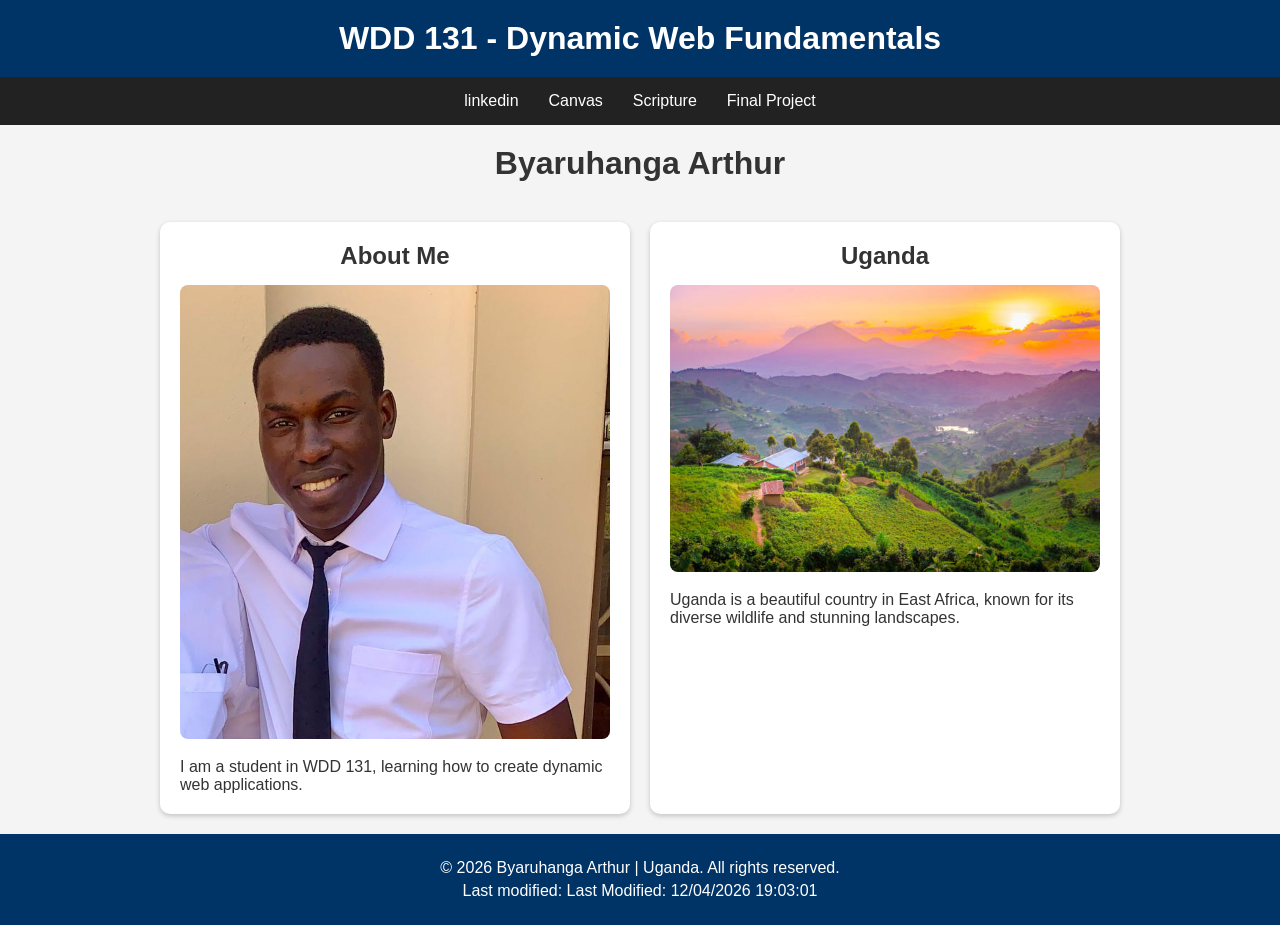
<file: index.html>
<!DOCTYPE html>
<html lang="en">

<head>
  <meta charset="UTF-8">
  <meta name="viewport" content="width=device-width, initial-scale=1.0">
  <title>WDD 131 - Dynamic Web Fundamentals - Byaruhanga Arthur </title>
  <meta name="description" content=" WDD 131 - Dynamic Web Fundamentals Byaruhanga Arthur HTML CSS JavaScript.">
  <meta name="author" content="Byaruhanga Arthur">
  <link rel="stylesheet" href="styles/base.css">
  <link href="https://fonts.googleapis.com/css2?family=Roboto&display=swap" rel="stylesheet">
  <script src="scripts/getdates.js" defer></script>
</head>

<body>
  <header>
    <span id="course-title">WDD 131 - Dynamic Web Fundamentals</span>
    <nav>
      <a
        href="https://www.linkedin.com/in/byaruhanga-arthur-a67341372/?lipi=urn%3Ali%3Apage%3Ad_flagship3_profile_view_base_contact_details%3BqXdnPddkSEuOEd8oSiz1hQ%3D%3D">linkedin</a>
      <a href="https://byupw.instructure.com/">Canvas</a>
      <a href="https://www.churchofjesuschrist.org/study/scriptures/bofm/1-ne/3?lang=eng&id=p7#p7">Scripture</a>
      <a href="#">Final Project</a>
    </nav>
  </header>
  <main>
    <h1>Byaruhanga Arthur</h1>
    <section class="card">
      <h2>About Me</h2>
      <img src="images/profile.jpg" alt="Byaruhanga Arthur">
      <p>I am a student in WDD 131, learning how to create dynamic web applications.</p>
    </section>
    <section class="card">
      <h2>Uganda</h2>
      <img src="images/uganda.jpg" alt="Uganda">
      <p>Uganda is a beautiful country in East Africa, known for its diverse wildlife and stunning landscapes.</p>
    </section>
  </main>
  <footer>
    <p>&copy; <span id="currentyear"></span> Byaruhanga Arthur | Uganda. All rights reserved.</p>
    <p id="lastModified">Last modified: <span id="lastModified-date"></span></p>
  </footer>
</body>

</html>
</file>
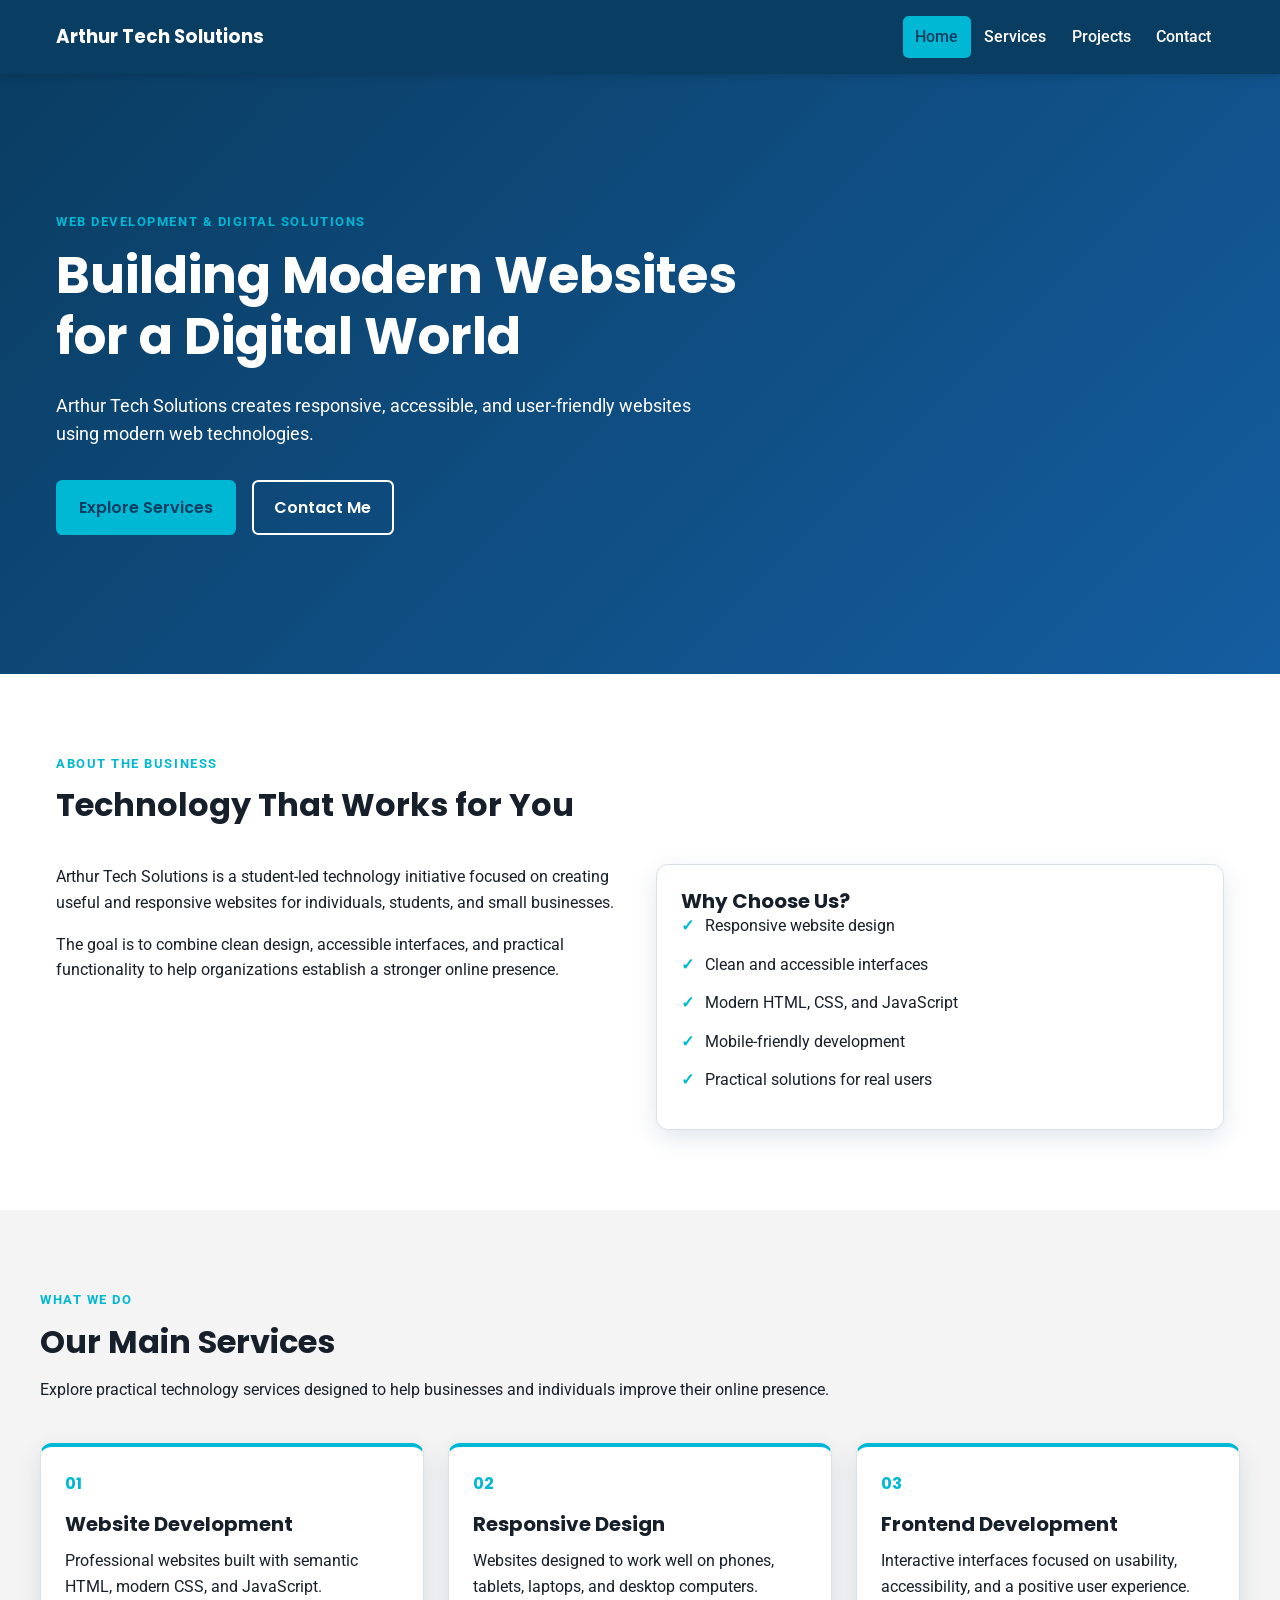
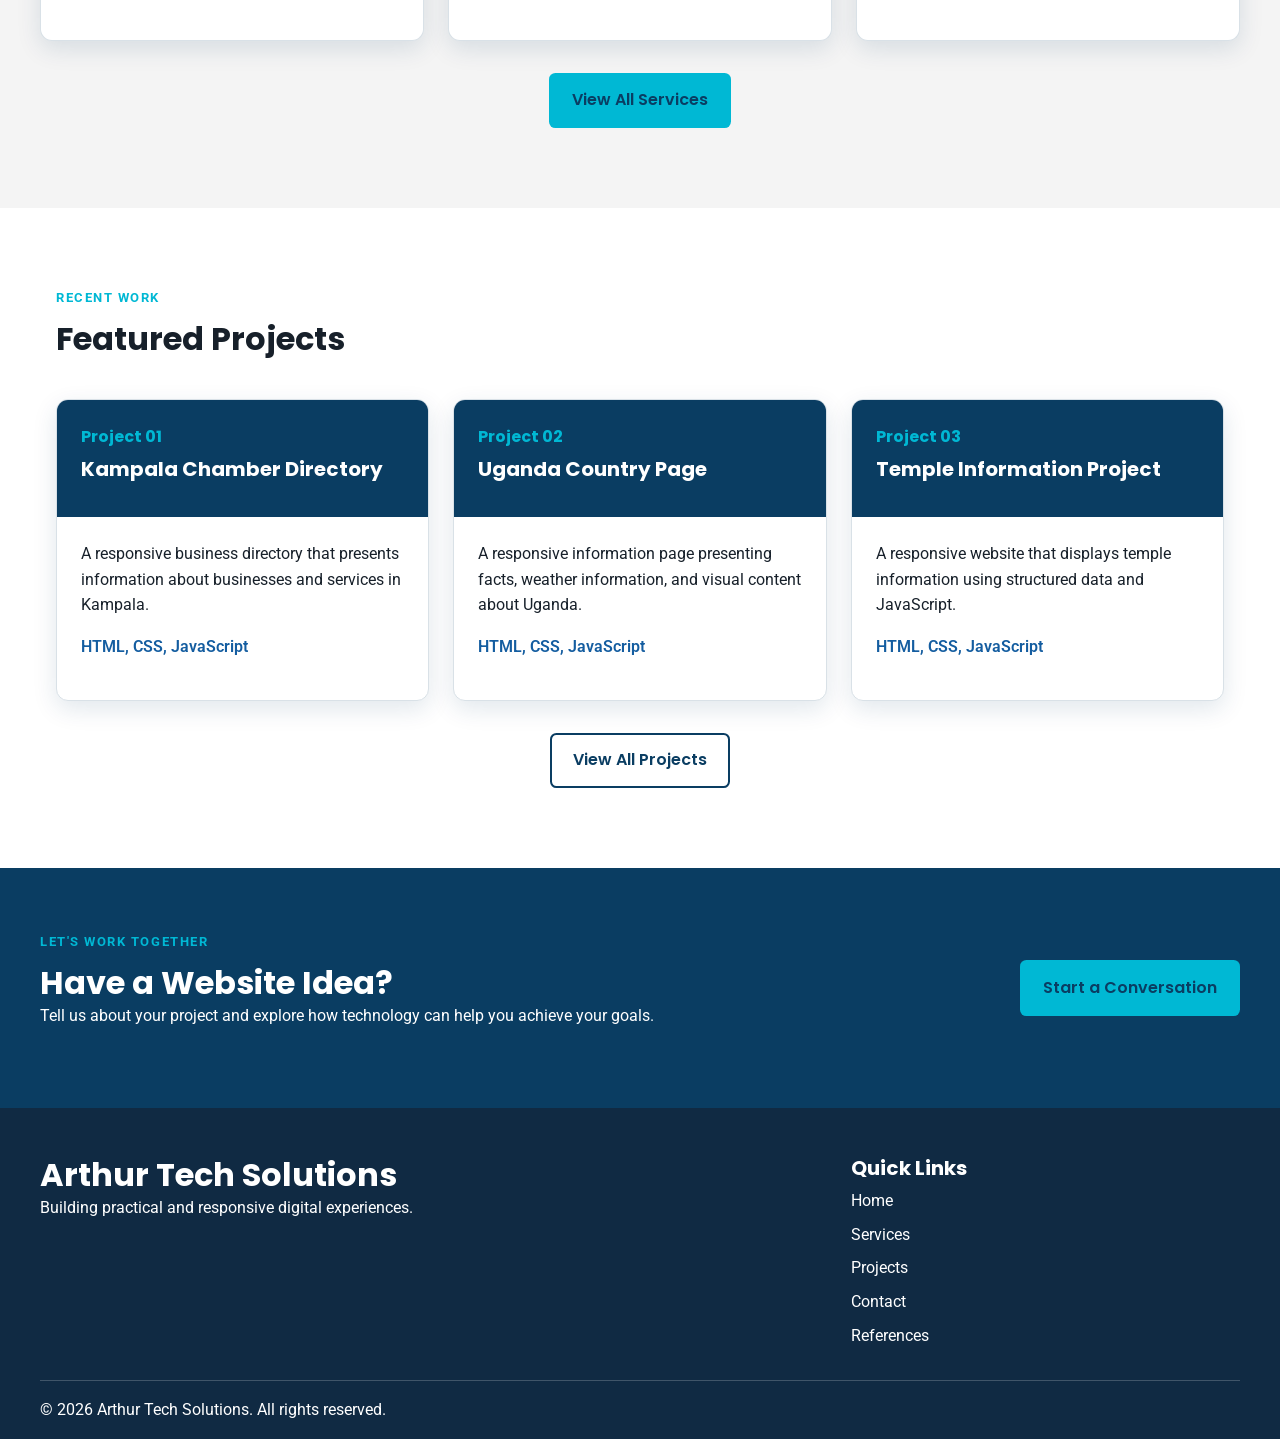
<file: project/index.html>
<!DOCTYPE html>
<html lang="en">

<head>
    <meta charset="UTF-8">
    <meta name="viewport" content="width=device-width, initial-scale=1.0">

    <title>Arthur Tech Solutions | Web Development</title>

    <meta name="description"
        content="Arthur Tech Solutions provides responsive website development, frontend development, and digital solutions for individuals and businesses.">

    <meta name="author" content="Byaruhanga Arthur">

    <meta property="og:title" content="Arthur Tech Solutions">
    <meta property="og:description"
        content="Responsive websites and software development solutions for individuals and businesses.">
    <meta property="og:type" content="website">

    <link rel="preconnect" href="https://fonts.googleapis.com">
    <link rel="preconnect" href="https://fonts.gstatic.com" crossorigin>

    <link
        href="https://fonts.googleapis.com/css2?family=Poppins:wght@400;500;600;700&family=Roboto:wght@400;500;700&display=swap"
        rel="stylesheet">

    <link rel="stylesheet" href="styles/project.css">

    <script src="scripts/project.js" defer></script>
</head>

<body>

    <header class="site-header">
        <div class="header-container">

            <a class="logo" href="index.html">
                Arthur Tech Solutions
            </a>

            <button class="menu-button" id="menu-button" aria-label="Open navigation menu">
                ☰
            </button>

            <nav class="navigation" id="navigation">
                <a class="active" href="index.html">Home</a>
                <a href="services.html">Services</a>
                <a href="projects.html">Projects</a>
                <a href="contact.html">Contact</a>
            </nav>

        </div>
    </header>

    <main>

        <section class="hero">
            <div class="hero-content">

                <p class="eyebrow">Web Development & Digital Solutions</p>

                <h1>Building Modern Websites for a Digital World</h1>

                <p>
                    Arthur Tech Solutions creates responsive, accessible, and
                    user-friendly websites using modern web technologies.
                </p>

                <div class="hero-buttons">
                    <a class="button primary-button" href="services.html">
                        Explore Services
                    </a>

                    <a class="button secondary-button" href="contact.html">
                        Contact Me
                    </a>
                </div>

            </div>
        </section>

        <section class="section introduction">

            <div class="section-heading">
                <p class="eyebrow">About the Business</p>
                <h2>Technology That Works for You</h2>
            </div>

            <div class="two-column">

                <div>
                    <p>
                        Arthur Tech Solutions is a student-led technology
                        initiative focused on creating useful and responsive
                        websites for individuals, students, and small
                        businesses.
                    </p>

                    <p>
                        The goal is to combine clean design, accessible
                        interfaces, and practical functionality to help
                        organizations establish a stronger online presence.
                    </p>
                </div>

                <div class="info-card">
                    <h3>Why Choose Us?</h3>

                    <ul class="check-list">
                        <li>Responsive website design</li>
                        <li>Clean and accessible interfaces</li>
                        <li>Modern HTML, CSS, and JavaScript</li>
                        <li>Mobile-friendly development</li>
                        <li>Practical solutions for real users</li>
                    </ul>
                </div>

            </div>

        </section>

        <section class="section light-section">

            <div class="section-heading">
                <p class="eyebrow">What We Do</p>
                <h2>Our Main Services</h2>
                <p>
                    Explore practical technology services designed to help
                    businesses and individuals improve their online presence.
                </p>
            </div>

            <div class="card-grid">

                <article class="service-card">
                    <div class="card-icon">01</div>
                    <h3>Website Development</h3>
                    <p>
                        Professional websites built with semantic HTML,
                        modern CSS, and JavaScript.
                    </p>
                </article>

                <article class="service-card">
                    <div class="card-icon">02</div>
                    <h3>Responsive Design</h3>
                    <p>
                        Websites designed to work well on phones, tablets,
                        laptops, and desktop computers.
                    </p>
                </article>

                <article class="service-card">
                    <div class="card-icon">03</div>
                    <h3>Frontend Development</h3>
                    <p>
                        Interactive interfaces focused on usability,
                        accessibility, and a positive user experience.
                    </p>
                </article>

            </div>

            <div class="center-button">
                <a class="button primary-button" href="services.html">
                    View All Services
                </a>
            </div>

        </section>

        <section class="section">

            <div class="section-heading">
                <p class="eyebrow">Recent Work</p>
                <h2>Featured Projects</h2>
            </div>

            <div id="featured-projects" class="card-grid">
                <!-- JavaScript loads projects here -->
            </div>

            <div class="center-button">
                <a class="button secondary-button dark-button" href="projects.html">
                    View All Projects
                </a>
            </div>

        </section>

        <section class="cta-section">

            <div>
                <p class="eyebrow">Let's Work Together</p>

                <h2>Have a Website Idea?</h2>

                <p>
                    Tell us about your project and explore how technology
                    can help you achieve your goals.
                </p>
            </div>

            <a class="button primary-button" href="contact.html">
                Start a Conversation
            </a>

        </section>

    </main>

    <footer class="site-footer">

        <div class="footer-container">

            <div>
                <h2>Arthur Tech Solutions</h2>
                <p>
                    Building practical and responsive digital experiences.
                </p>
            </div>

            <div class="footer-links">
                <h3>Quick Links</h3>

                <a href="index.html">Home</a>
                <a href="services.html">Services</a>
                <a href="projects.html">Projects</a>
                <a href="contact.html">Contact</a>
                <a href="references.html">References</a>
            </div>

        </div>

        <div class="footer-bottom">
            <p>
                &copy; <span id="current-year"></span> Arthur Tech Solutions.
                All rights reserved.
            </p>
        </div>

    </footer>

</body>

</html>
</file>
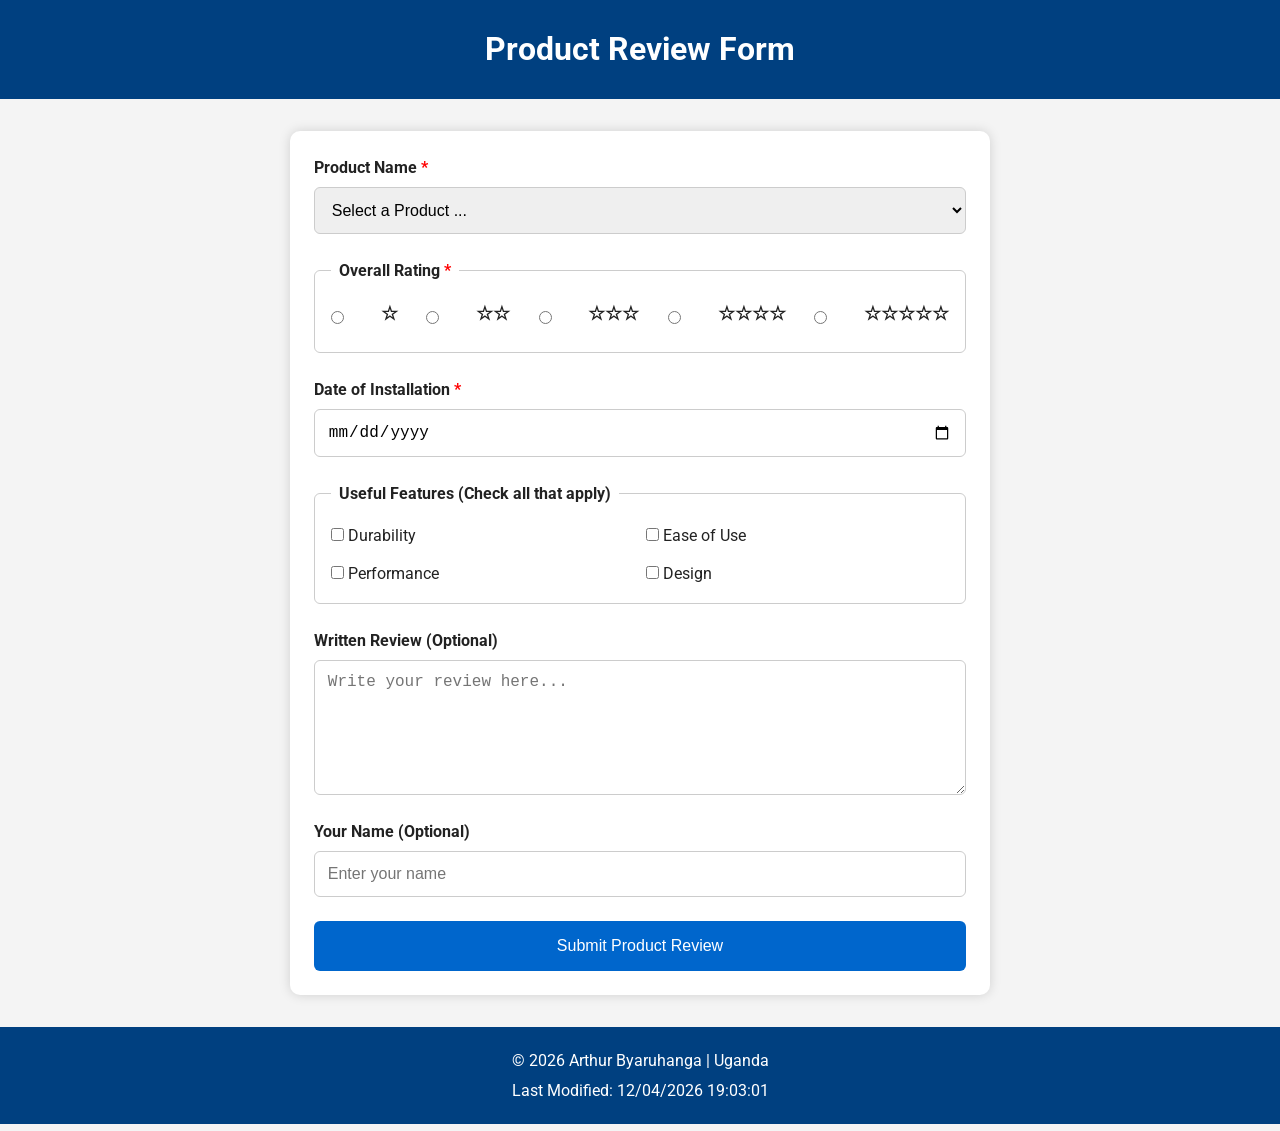
<file: form.html>
<!DOCTYPE html>
<html lang="en">

<head>
    <meta charset="UTF-8">
    <meta name="viewport" content="width=device-width, initial-scale=1.0">

    <meta name="description"
        content="A product review form where users can rate products, share their experience, and provide helpful feedback about their purchases.">

    <meta name="author" content="Arthur Byaruhanga">

    <title>Product Review Form</title>

    <!-- Google Fonts -->
    <link rel="preconnect" href="https://fonts.googleapis.com">
    <link rel="preconnect" href="https://fonts.gstatic.com" crossorigin>
    <link href="https://fonts.googleapis.com/css2?family=Roboto&display=swap" rel="stylesheet">

    <!-- CSS -->
    <link rel="stylesheet" href="styles/form.css">

    <!-- JavaScript -->
    <script src="scripts/form.js" defer></script>
</head>

<body>

    <header>
        <h1>Product Review Form</h1>
    </header>


    <main>

        <form method="get" action="review.html">

            <!-- Product Name -->
            <div class="form-group">

                <label for="productName">
                    Product Name <span class="required">*</span>
                </label>

                <select id="productName" name="productName" required>

                    <option value="" disabled selected>
                        Select a Product ...
                    </option>

                </select>

            </div>


            <!-- Rating -->
            <fieldset>

                <legend>
                    Overall Rating <span class="required">*</span>
                </legend>

                <div class="rating">

                    <input type="radio" id="one" name="rating" value="1" required>
                    <label for="one">☆</label>

                    <input type="radio" id="two" name="rating" value="2" required>
                    <label for="two">☆☆</label>

                    <input type="radio" id="three" name="rating" value="3" required>
                    <label for="three">☆☆☆</label>

                    <input type="radio" id="four" name="rating" value="4" required>
                    <label for="four">☆☆☆☆</label>

                    <input type="radio" id="five" name="rating" value="5" required>
                    <label for="five">☆☆☆☆☆</label>

                </div>

            </fieldset>


            <!-- Installation Date -->
            <div class="form-group">

                <label for="installDate">
                    Date of Installation <span class="required">*</span>
                </label>

                <input type="date" id="installDate" name="installDate" required>

            </div>


            <!-- Useful Features -->
            <fieldset>

                <legend>
                    Useful Features (Check all that apply)
                </legend>

                <div class="checkbox-group">

                    <div>
                        <input type="checkbox" id="durability" name="features" value="Durability">

                        <label for="durability">
                            Durability
                        </label>
                    </div>


                    <div>
                        <input type="checkbox" id="ease" name="features" value="Ease of Use">

                        <label for="ease">
                            Ease of Use
                        </label>
                    </div>


                    <div>
                        <input type="checkbox" id="performance" name="features" value="Performance">

                        <label for="performance">
                            Performance
                        </label>
                    </div>


                    <div>
                        <input type="checkbox" id="design" name="features" value="Design">

                        <label for="design">
                            Design
                        </label>
                    </div>

                </div>

            </fieldset>


            <!-- Written Review -->
            <div class="form-group">

                <label for="writtenReview">
                    Written Review (Optional)
                </label>

                <textarea id="writtenReview" name="writtenReview" rows="6"
                    placeholder="Write your review here..."></textarea>

            </div>


            <!-- User Name -->
            <div class="form-group">

                <label for="userName">
                    Your Name (Optional)
                </label>

                <input type="text" id="userName" name="userName" placeholder="Enter your name">

            </div>


            <!-- Submit -->
            <div class="form-group">

                <input type="submit" value="Submit Product Review">

            </div>


        </form>

    </main>


    <footer>

        <p>
            &copy;
            <span id="currentyear"></span>
            Arthur Byaruhanga | Uganda
        </p>

        <p id="lastModified"></p>

    </footer>


</body>

</html>
</file>
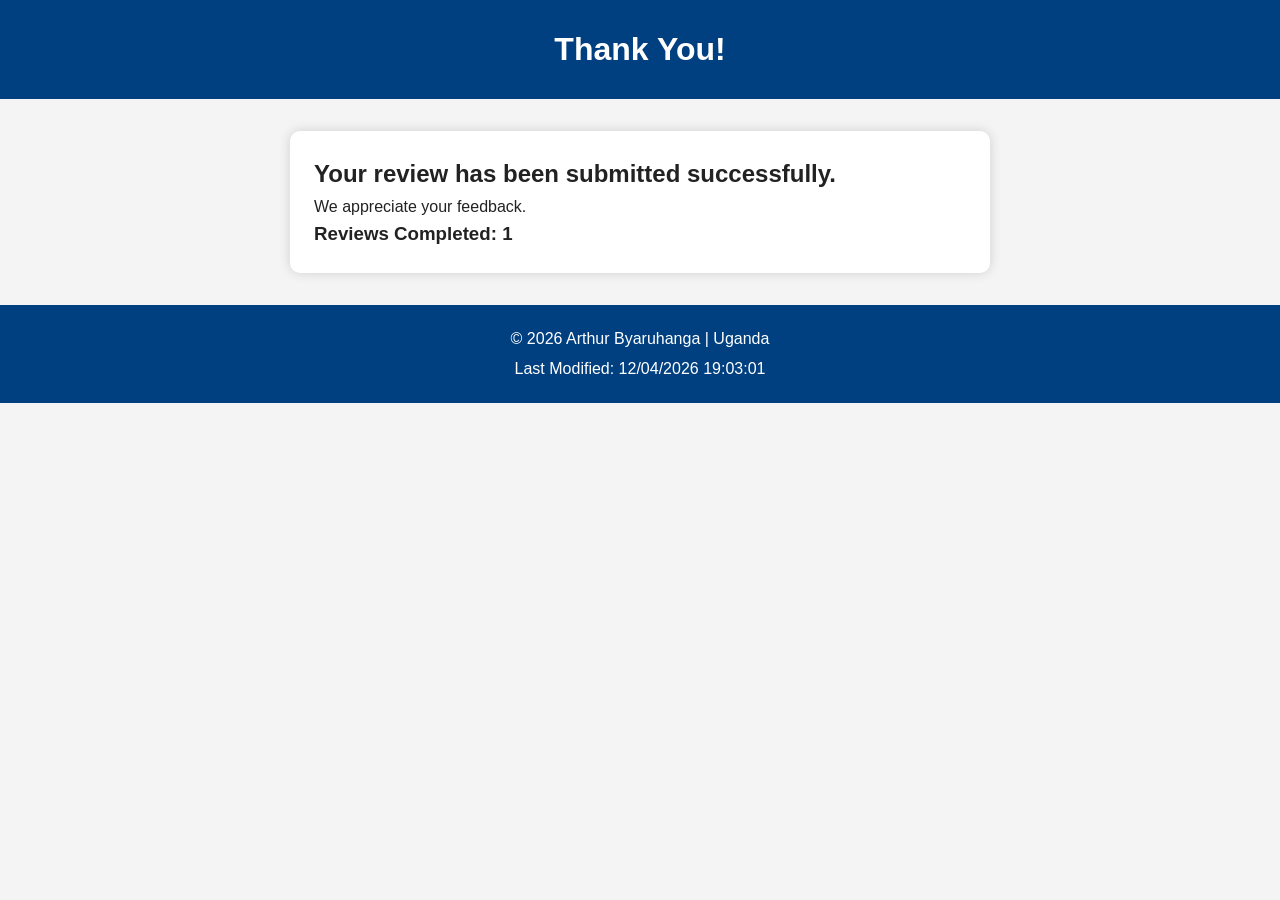
<file: review.html>
<!DOCTYPE html>
<html lang="en">
<head>
    <meta charset="UTF-8">
    <meta name="viewport" content="width=device-width, initial-scale=1.0">
    <meta name="description" content="Product Review Confirmation">
    <meta name="author" content="Arthur Byaruhanga">

    <title>Review Submitted</title>

    <link rel="stylesheet" href="styles/form.css">

    <script src="scripts/review.js" defer></script>
</head>

<body>

<header>
    <h1>Thank You!</h1>
</header>

<main>

    <h2>Your review has been submitted successfully.</h2>

    <p>We appreciate your feedback.</p>

    <h3>
        Reviews Completed:
        <span id="reviewCount">0</span>
    </h3>

</main>

<footer>

    <p>
        &copy;
        <span id="currentyear"></span>
        Arthur Byaruhanga | Uganda
    </p>

    <p id="lastModified"></p>

</footer>

<script>
document.getElementById("currentyear").textContent = new Date().getFullYear();
document.getElementById("lastModified").textContent =
"Last Modified: " + document.lastModified;
</script>

</body>
</html>
</file>
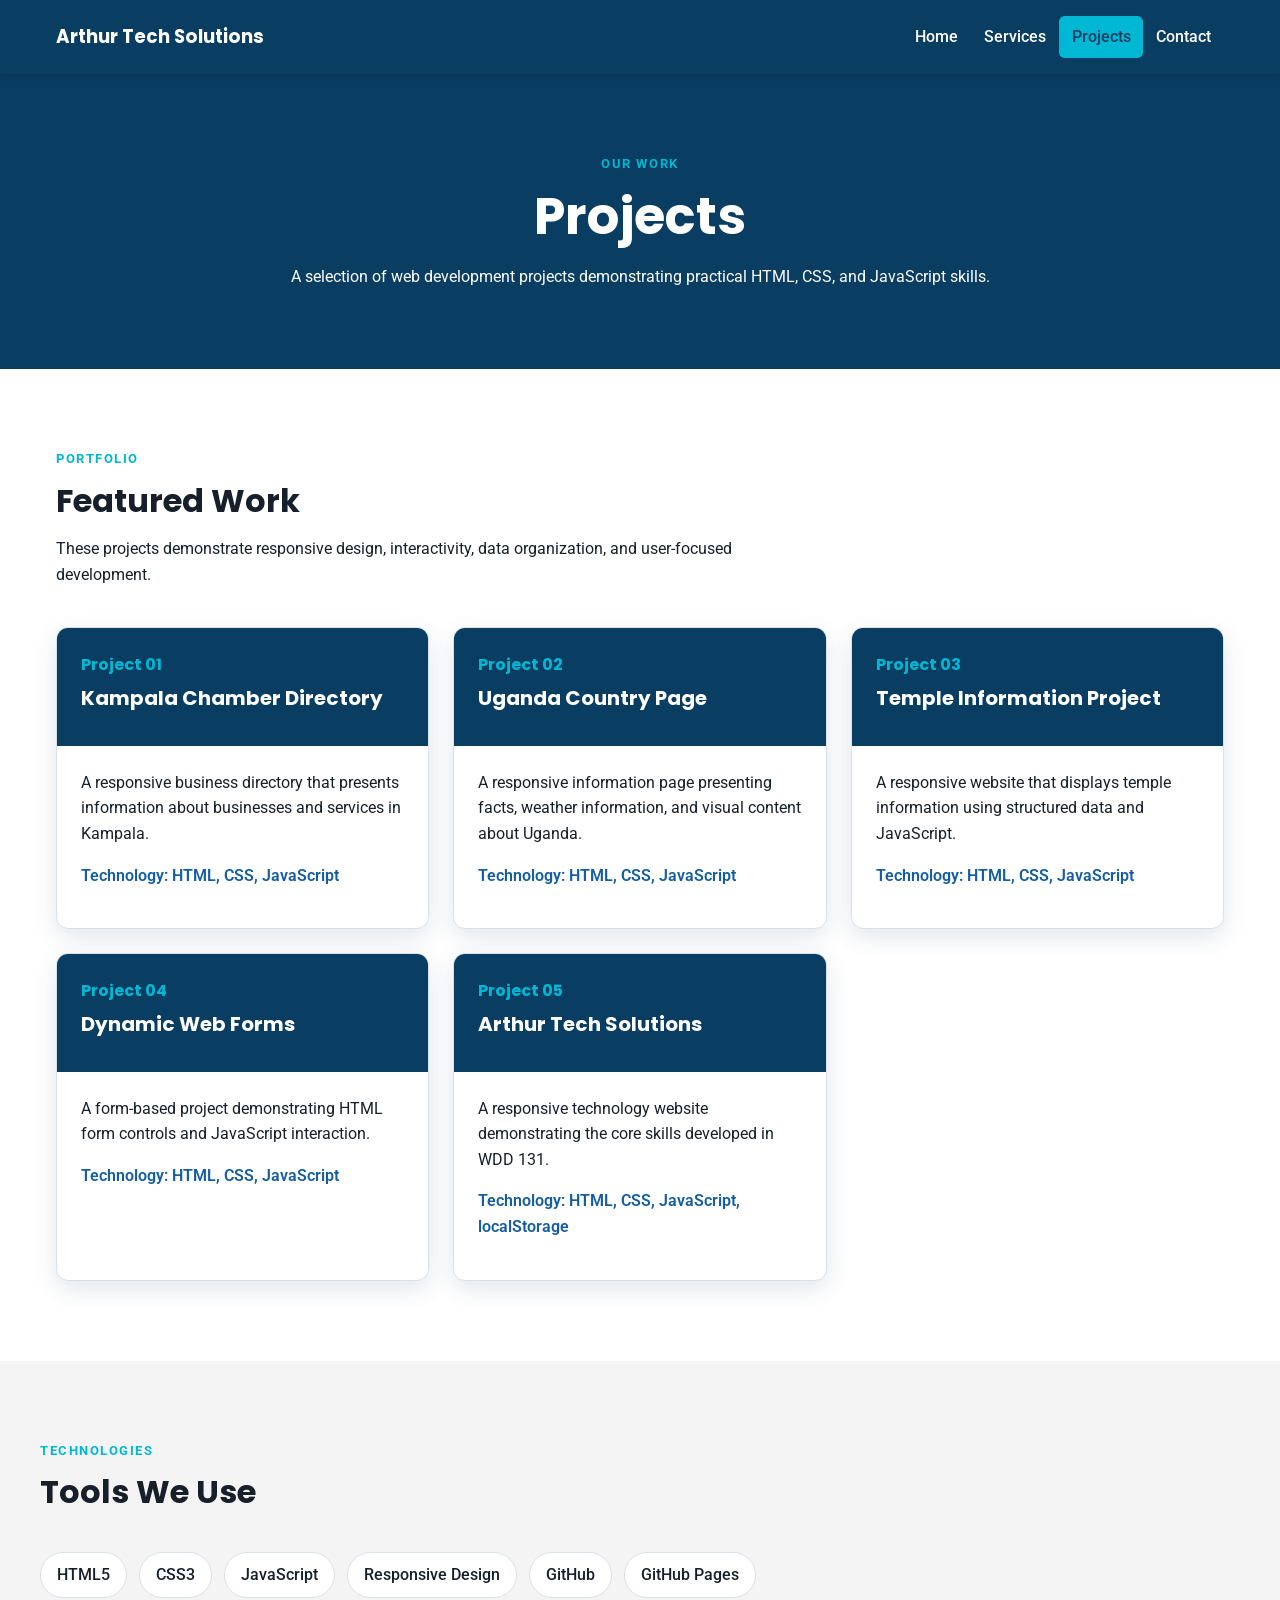
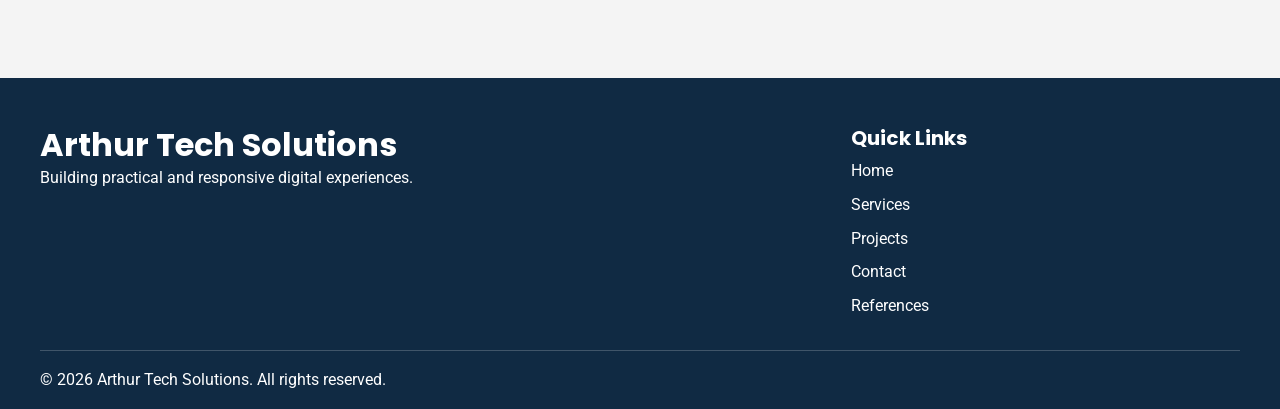
<file: project/contact.html>
<!DOCTYPE html>
<html lang="en">

<head>
    <meta charset="UTF-8">
    <meta name="viewport" content="width=device-width, initial-scale=1.0">

    <title>Projects | Arthur Tech Solutions</title>

    <meta name="description"
        content="Explore web development projects created using HTML, CSS, and JavaScript by Arthur Tech Solutions.">

    <meta name="author" content="Byaruhanga Arthur">

    <link rel="preconnect" href="https://fonts.googleapis.com">
    <link rel="preconnect" href="https://fonts.gstatic.com" crossorigin>

    <link
        href="https://fonts.googleapis.com/css2?family=Poppins:wght@400;500;600;700&family=Roboto:wght@400;500;700&display=swap"
        rel="stylesheet">

    <link rel="stylesheet" href="styles/project.css">

    <script src="scripts/project.js" defer></script>
</head>

<body>

    <header class="site-header">
        <div class="header-container">

            <a class="logo" href="index.html">
                Arthur Tech Solutions
            </a>

            <button class="menu-button" id="menu-button" aria-label="Open navigation menu">
                ☰
            </button>

            <nav class="navigation" id="navigation">
                <a href="index.html">Home</a>
                <a href="services.html">Services</a>
                <a class="active" href="projects.html">Projects</a>
                <a href="contact.html">Contact</a>
            </nav>

        </div>
    </header>

    <main>

        <section class="page-banner">

            <p class="eyebrow">Our Work</p>

            <h1>Projects</h1>

            <p>
                A selection of web development projects demonstrating
                practical HTML, CSS, and JavaScript skills.
            </p>

        </section>

        <section class="section">

            <div class="section-heading">
                <p class="eyebrow">Portfolio</p>
                <h2>Featured Work</h2>
                <p>
                    These projects demonstrate responsive design,
                    interactivity, data organization, and user-focused
                    development.
                </p>
            </div>

            <div id="projects-container" class="project-grid">
                <!-- JavaScript loads projects here -->
            </div>

        </section>

        <section class="section light-section">

            <div class="section-heading">
                <p class="eyebrow">Technologies</p>
                <h2>Tools We Use</h2>
            </div>

            <div class="technology-list">
                <span>HTML5</span>
                <span>CSS3</span>
                <span>JavaScript</span>
                <span>Responsive Design</span>
                <span>GitHub</span>
                <span>GitHub Pages</span>
            </div>

        </section>

    </main>

    <footer class="site-footer">

        <div class="footer-container">

            <div>
                <h2>Arthur Tech Solutions</h2>
                <p>Building practical and responsive digital experiences.</p>
            </div>

            <div class="footer-links">
                <h3>Quick Links</h3>
                <a href="index.html">Home</a>
                <a href="services.html">Services</a>
                <a href="projects.html">Projects</a>
                <a href="contact.html">Contact</a>
                <a href="references.html">References</a>
            </div>

        </div>

        <div class="footer-bottom">
            <p>
                &copy; <span id="current-year"></span> Arthur Tech Solutions.
                All rights reserved.
            </p>
        </div>

    </footer>

</body>

</html>
</file>
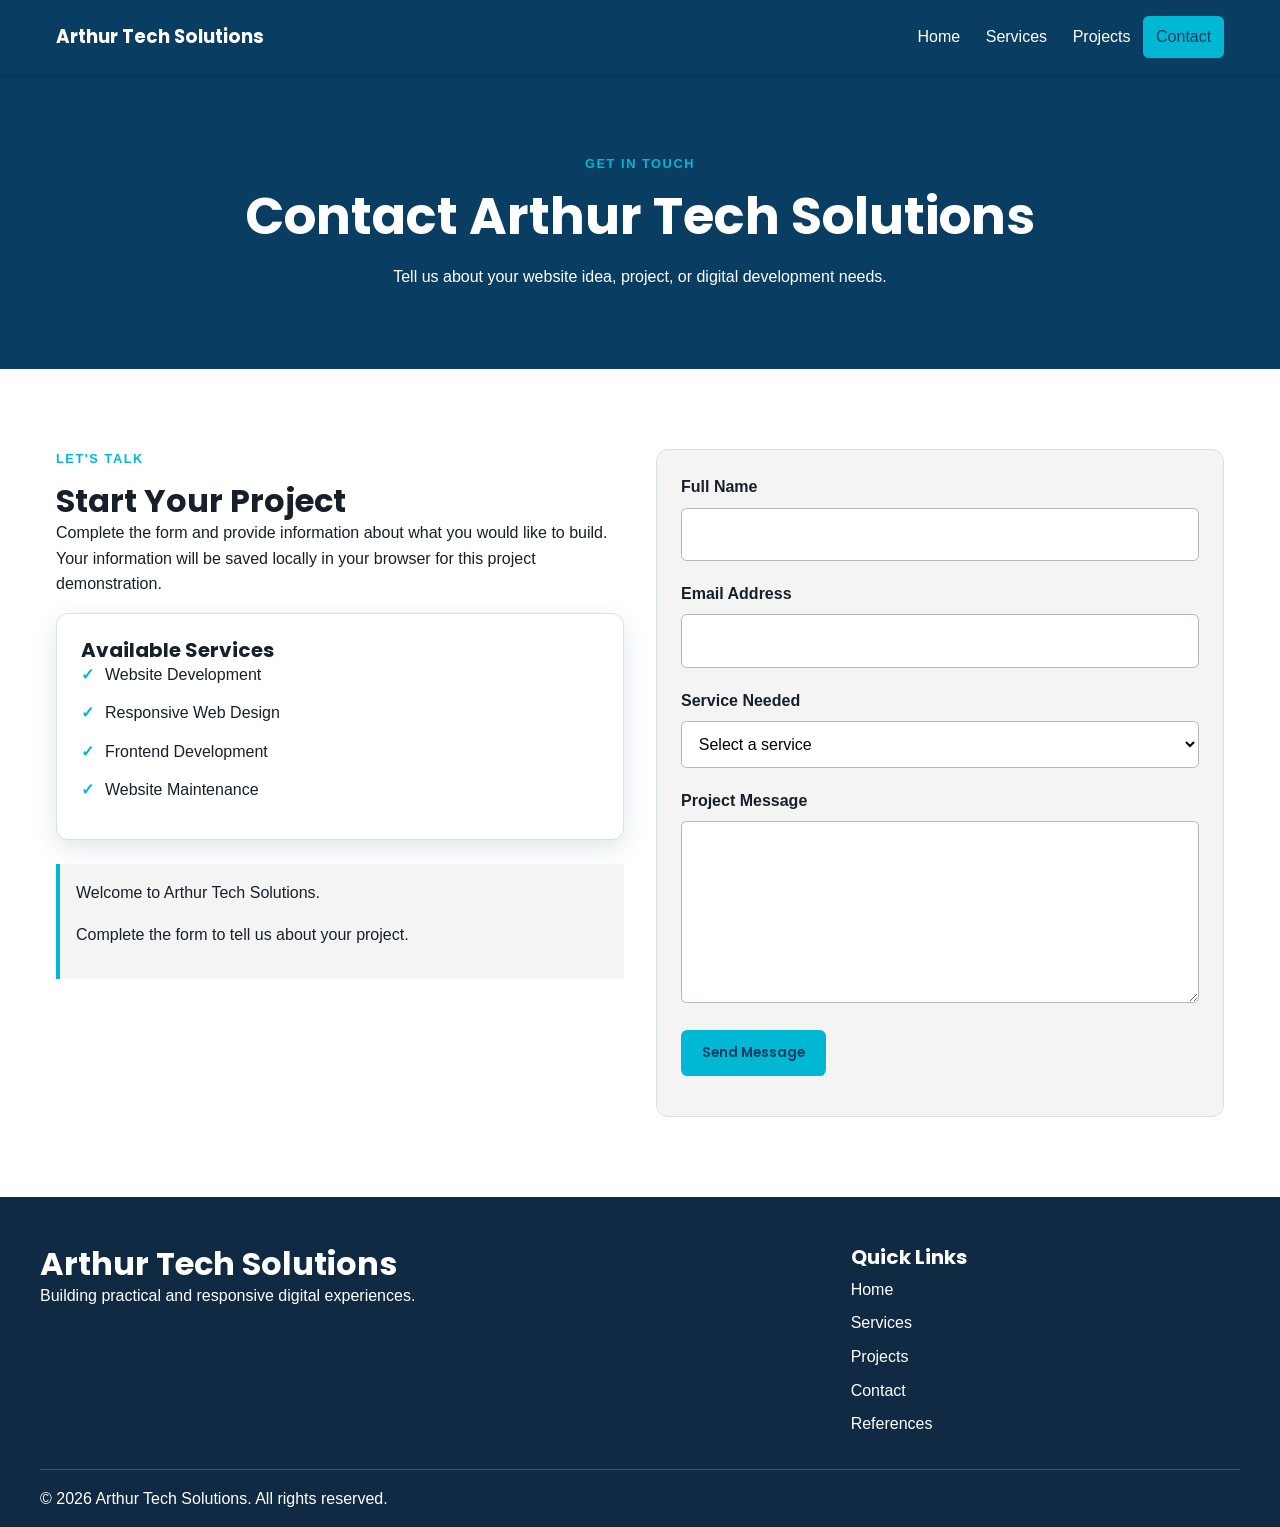
<file: project/references.html>
<!DOCTYPE html>
<html lang="en">

<head>
    <meta charset="UTF-8">
    <meta name="viewport" content="width=device-width, initial-scale=1.0">

    <title>Contact | Arthur Tech Solutions</title>

    <meta name="description"
        content="Contact Arthur Tech Solutions to discuss website development, responsive design, and frontend development projects.">

    <meta name="author" content="Byaruhanga Arthur">

    <link rel="preconnect" href="https://fonts.googleapis.com">
    <link rel="preconnect" href="https://fonts.gstatic.com" crossorigin>

    <link
        href="https://fonts.googleapis.com/css2?family=Poppins:wght@400;500;600;700&display=swap"
        rel="stylesheet">

    <link rel="stylesheet" href="styles/project.css">

    <script src="scripts/project.js" defer></script>
</head>

<body>

    <header class="site-header">
        <div class="header-container">

            <a class="logo" href="index.html">
                Arthur Tech Solutions
            </a>

            <button class="menu-button" id="menu-button" aria-label="Open navigation menu">
                ☰
            </button>

            <nav class="navigation" id="navigation">
                <a href="index.html">Home</a>
                <a href="services.html">Services</a>
                <a href="projects.html">Projects</a>
                <a class="active" href="contact.html">Contact</a>
            </nav>

        </div>
    </header>

    <main>

        <section class="page-banner">

            <p class="eyebrow">Get In Touch</p>

            <h1>Contact Arthur Tech Solutions</h1>

            <p>
                Tell us about your website idea, project, or digital
                development needs.
            </p>

        </section>

        <section class="section">

            <div class="contact-layout">

                <div class="contact-information">

                    <p class="eyebrow">Let's Talk</p>

                    <h2>Start Your Project</h2>

                    <p>
                        Complete the form and provide information about what
                        you would like to build. Your information will be
                        saved locally in your browser for this project
                        demonstration.
                    </p>

                    <div class="info-card">
                        <h3>Available Services</h3>

                        <ul class="check-list">
                            <li>Website Development</li>
                            <li>Responsive Web Design</li>
                            <li>Frontend Development</li>
                            <li>Website Maintenance</li>
                        </ul>
                    </div>

                    <div id="welcome-message" class="welcome-message">
                        <!-- JavaScript displays localStorage message here -->
                    </div>

                </div>

                <div class="form-container">

                    <form id="contact-form">

                        <div class="form-group">

                            <label for="name">Full Name</label>

                            <input
                                type="text"
                                id="name"
                                name="name"
                                autocomplete="name"
                                required>

                        </div>

                        <div class="form-group">

                            <label for="email">Email Address</label>

                            <input
                                type="email"
                                id="email"
                                name="email"
                                autocomplete="email"
                                required>

                        </div>

                        <div class="form-group">

                            <label for="service">Service Needed</label>

                            <select id="service" name="service" required>

                                <option value="">
                                    Select a service
                                </option>

                                <option value="website">
                                    Website Development
                                </option>

                                <option value="responsive">
                                    Responsive Web Design
                                </option>

                                <option value="frontend">
                                    Frontend Development
                                </option>

                                <option value="maintenance">
                                    Website Maintenance
                                </option>

                            </select>

                        </div>

                        <div class="form-group">

                            <label for="message">Project Message</label>

                            <textarea
                                id="message"
                                name="message"
                                rows="6"
                                required></textarea>

                        </div>

                        <button class="button primary-button form-button"
                            type="submit">
                            Send Message
                        </button>

                        <div id="form-message" class="form-message"
                            aria-live="polite">
                        </div>

                    </form>

                </div>

            </div>

        </section>

    </main>

    <footer class="site-footer">

        <div class="footer-container">

            <div>
                <h2>Arthur Tech Solutions</h2>
                <p>Building practical and responsive digital experiences.</p>
            </div>

            <div class="footer-links">
                <h3>Quick Links</h3>
                <a href="index.html">Home</a>
                <a href="services.html">Services</a>
                <a href="projects.html">Projects</a>
                <a href="contact.html">Contact</a>
                <a href="references.html">References</a>
            </div>

        </div>

        <div class="footer-bottom">
            <p>
                &copy; <span id="current-year"></span> Arthur Tech Solutions.
                All rights reserved.
            </p>
        </div>

    </footer>

</body>

</html>
</file>
<file: styles/base.css>
/* Reset */
* {
    margin: 0;
    padding: 0;
    box-sizing: border-box;
}

/* Body */
body {
    font-family: Arial, sans-serif;
    background-color: #f4f4f4;
    color: #333;
}

/* Header */
header {
    background: #003366;
    color: white;
}

/* Course Title */
#course-title {
    display: block;
    text-align: center;
    padding: 20px;
    font-size: 2rem;
    font-weight: bold;
}

/* Navigation */
nav {
    display: flex;
    justify-content: center;
    background: #222;
}

nav a {
    padding: 15px;
    color: white;
    text-decoration: none;
    transition: 0.3s;
}

nav a:hover {
    background: gold;
    color: black;
}

/* Main */
main {
    max-width: 1000px;
    margin: auto;
    padding: 20px;

    display: grid;
    grid-template-columns: 1fr 1fr;
    gap: 20px;
}

/* Page Heading */
main h1 {
    grid-column: 1 / 3;
    text-align: center;
    margin-bottom: 20px;
}

/* Cards */
.card {
    background: white;
    padding: 20px;
    border-radius: 10px;
    box-shadow: 0 2px 5px rgba(0, 0, 0, 0.2);
}

.card h2 {
    text-align: center;
    margin-bottom: 15px;
}

.card img {
    width: 100%;
    border-radius: 8px;
    margin-bottom: 15px;
}

/* Footer */
footer {
    text-align: center;
    background: #003366;
    color: white;
    padding: 20px;
}

footer p {
    margin: 5px 0;
}

/* Responsive Layout */
@media (max-width: 768px) {
    main {
        grid-template-columns: 1fr;
    }

    main h1 {
        grid-column: auto;
    }

    nav {
        flex-direction: column;
    }

    nav a {
        text-align: center;
    }
}
</file>
<file: project/styles/project.css>
:root {
    --dark-blue: #0a3d62;
    --blue: #145da0;
    --cyan: #00b8d4;
    --light-gray: #f4f4f4;
    --white: #ffffff;
    --dark: #17202a;
    --gray: #5f6b76;
    --border: #d9e1e7;
    --shadow: 0 8px 25px rgba(10, 61, 98, 0.12);
}

* {
    box-sizing: border-box;
    margin: 0;
    padding: 0;
}

html {
    scroll-behavior: smooth;
}

body {
    background-color: var(--white);
    color: var(--dark);
    font-family: "Roboto", sans-serif;
    line-height: 1.6;
}

img {
    max-width: 100%;
    height: auto;
    display: block;
}

a {
    color: inherit;
}

h1,
h2,
h3 {
    font-family: "Poppins", sans-serif;
    line-height: 1.2;
}

h1 {
    font-size: 2.4rem;
}

h2 {
    font-size: 2rem;
}

h3 {
    font-size: 1.25rem;
}

p {
    margin-bottom: 1rem;
}

.site-header {
    background-color: var(--dark-blue);
    color: var(--white);
    position: sticky;
    top: 0;
    z-index: 100;
    box-shadow: 0 2px 8px rgba(0, 0, 0, 0.15);
}

.header-container {
    max-width: 1200px;
    margin: 0 auto;
    padding: 1rem;
    display: flex;
    align-items: center;
    justify-content: space-between;
}

.logo {
    text-decoration: none;
    font-family: "Poppins", sans-serif;
    font-size: 1.15rem;
    font-weight: 700;
}

.menu-button {
    border: none;
    background: transparent;
    color: var(--white);
    font-size: 1.7rem;
    cursor: pointer;
}

.navigation {
    display: none;
    flex-direction: column;
    width: 100%;
    position: absolute;
    left: 0;
    top: 100%;
    background-color: var(--dark-blue);
    padding: 1rem;
}

.navigation.open {
    display: flex;
}

.navigation a {
    text-decoration: none;
    padding: 0.75rem 1rem;
    border-radius: 0.35rem;
    font-weight: 500;
}

.navigation a:hover,
.navigation a.active {
    background-color: var(--cyan);
    color: var(--dark-blue);
}

.hero {
    background: linear-gradient(
        135deg,
        var(--dark-blue),
        var(--blue)
    );
    color: var(--white);
    min-height: 600px;
    display: flex;
    align-items: center;
}

.hero-content {
    width: min(1200px, 100%);
    margin: 0 auto;
    padding: 5rem 1rem;
}

.hero h1 {
    max-width: 750px;
    margin-bottom: 1.5rem;
}

.hero p:not(.eyebrow) {
    max-width: 680px;
    font-size: 1.1rem;
}

.eyebrow {
    color: var(--cyan);
    text-transform: uppercase;
    letter-spacing: 0.12em;
    font-size: 0.8rem;
    font-weight: 700;
    margin-bottom: 0.75rem;
}

.hero .eyebrow,
.page-banner .eyebrow {
    color: var(--cyan);
}

.hero-buttons {
    display: flex;
    flex-wrap: wrap;
    gap: 1rem;
    margin-top: 2rem;
}

.button {
    display: inline-block;
    border: 2px solid transparent;
    border-radius: 0.4rem;
    padding: 0.8rem 1.3rem;
    text-decoration: none;
    font-family: "Poppins", sans-serif;
    font-weight: 600;
    cursor: pointer;
    transition: 0.2s ease;
}

.primary-button {
    background-color: var(--cyan);
    color: var(--dark-blue);
}

.primary-button:hover {
    background-color: var(--white);
    transform: translateY(-2px);
}

.secondary-button {
    background-color: transparent;
    color: var(--white);
    border-color: var(--white);
}

.secondary-button:hover {
    background-color: var(--white);
    color: var(--dark-blue);
}

.dark-button {
    color: var(--dark-blue);
    border-color: var(--dark-blue);
}

.section {
    max-width: 1200px;
    margin: 0 auto;
    padding: 4rem 1rem;
}

.light-section {
    max-width: none;
    background-color: var(--light-gray);
}

.light-section > .section-heading,
.light-section > .card-grid,
.light-section > .steps-grid,
.light-section > .technology-list {
    max-width: 1200px;
    margin-left: auto;
    margin-right: auto;
}

.section-heading {
    max-width: 750px;
    margin-bottom: 2.5rem;
}

.section-heading h2 {
    margin-bottom: 1rem;
}

.two-column {
    display: grid;
    gap: 2rem;
}

.info-card,
.service-card,
.project-card,
.step-card {
    background-color: var(--white);
    border: 1px solid var(--border);
    border-radius: 0.75rem;
    padding: 1.5rem;
    box-shadow: var(--shadow);
}

.check-list {
    list-style: none;
}

.check-list li {
    margin-bottom: 0.8rem;
    padding-left: 1.5rem;
    position: relative;
}

.check-list li::before {
    content: "✓";
    position: absolute;
    left: 0;
    color: var(--cyan);
    font-weight: 700;
}

.card-grid {
    display: grid;
    grid-template-columns: 1fr;
    gap: 1.5rem;
}

.service-card {
    border-top: 4px solid var(--cyan);
}

.card-icon {
    color: var(--cyan);
    font-family: "Poppins", sans-serif;
    font-weight: 700;
    margin-bottom: 1rem;
}

.service-card h3,
.project-card h3,
.step-card h3 {
    margin-bottom: 0.75rem;
}

.center-button {
    text-align: center;
    margin-top: 2rem;
}

.cta-section {
    background-color: var(--dark-blue);
    color: var(--white);
    padding: 4rem 1rem;
    display: grid;
    gap: 2rem;
}

.cta-section > * {
    max-width: 1200px;
}

.page-banner {
    background-color: var(--dark-blue);
    color: var(--white);
    text-align: center;
    padding: 5rem 1rem;
}

.page-banner p:last-child {
    max-width: 700px;
    margin: 1rem auto 0;
}

.project-grid {
    display: grid;
    grid-template-columns: 1fr;
    gap: 1.5rem;
}

.project-card {
    overflow: hidden;
}

.project-card-header {
    background-color: var(--dark-blue);
    color: var(--white);
    padding: 1.5rem;
    margin: -1.5rem -1.5rem 1.5rem;
}

.project-card .technology {
    color: var(--blue);
    font-weight: 600;
    margin-top: 1rem;
}

.project-card .project-number {
    color: var(--cyan);
    font-family: "Poppins", sans-serif;
    font-weight: 700;
    margin-bottom: 0.5rem;
}

.steps-grid {
    display: grid;
    grid-template-columns: 1fr;
    gap: 1.5rem;
}

.step-card span {
    color: var(--cyan);
    font-family: "Poppins", sans-serif;
    font-weight: 700;
    font-size: 1.4rem;
}

.technology-list {
    display: flex;
    flex-wrap: wrap;
    gap: 0.75rem;
}

.technology-list span {
    background-color: var(--white);
    border: 1px solid var(--border);
    border-radius: 2rem;
    padding: 0.6rem 1rem;
    font-weight: 500;
}

.contact-layout {
    display: grid;
    gap: 2rem;
}

.contact-information {
    max-width: 600px;
}

.form-container {
    background-color: var(--light-gray);
    padding: 1.5rem;
    border-radius: 0.75rem;
    border: 1px solid var(--border);
}

.form-group {
    margin-bottom: 1.25rem;
}

.form-group label {
    display: block;
    font-weight: 600;
    margin-bottom: 0.5rem;
}

.form-group input,
.form-group select,
.form-group textarea {
    width: 100%;
    border: 1px solid #aeb8c0;
    border-radius: 0.35rem;
    padding: 0.8rem;
    font: inherit;
    background-color: var(--white);
}

.form-group input:focus,
.form-group select:focus,
.form-group textarea:focus {
    outline: 3px solid rgba(0, 184, 212, 0.3);
    border-color: var(--blue);
}

.form-button {
    border: none;
}

.form-message {
    margin-top: 1rem;
    font-weight: 600;
}

.welcome-message {
    background-color: var(--light-gray);
    border-left: 4px solid var(--cyan);
    padding: 1rem;
    margin-top: 1.5rem;
}

.site-footer {
    background-color: #102a43;
    color: var(--white);
    padding: 3rem 1rem 1rem;
}

.footer-container {
    max-width: 1200px;
    margin: 0 auto;
    display: grid;
    gap: 2rem;
}

.footer-links {
    display: flex;
    flex-direction: column;
    gap: 0.5rem;
}

.footer-links a {
    text-decoration: none;
}

.footer-links a:hover {
    color: var(--cyan);
}

.footer-bottom {
    max-width: 1200px;
    margin: 2rem auto 0;
    padding-top: 1rem;
    border-top: 1px solid rgba(255, 255, 255, 0.2);
}

.footer-bottom p {
    margin: 0;
}

@media screen and (min-width: 700px) {

    h1 {
        font-size: 3.2rem;
    }

    .menu-button {
        display: none;
    }

    .navigation {
        position: static;
        display: flex;
        flex-direction: row;
        width: auto;
        padding: 0;
        background-color: transparent;
    }

    .navigation a {
        padding: 0.5rem 0.8rem;
    }

    .two-column {
        grid-template-columns: 1fr 1fr;
    }

    .card-grid {
        grid-template-columns: repeat(3, 1fr);
    }

    .project-grid {
        grid-template-columns: repeat(2, 1fr);
    }

    .steps-grid {
        grid-template-columns: repeat(2, 1fr);
    }

    .cta-section {
        grid-template-columns: 1fr auto;
        align-items: center;
        padding-left: max(1rem, calc((100% - 1200px) / 2));
        padding-right: max(1rem, calc((100% - 1200px) / 2));
    }

    .contact-layout {
        grid-template-columns: 1fr 1fr;
        align-items: start;
    }

    .footer-container {
        grid-template-columns: 2fr 1fr;
    }
}

@media screen and (min-width: 1000px) {

    .hero-content {
        padding-top: 7rem;
        padding-bottom: 7rem;
    }

    .project-grid {
        grid-template-columns: repeat(3, 1fr);
    }

    .steps-grid {
        grid-template-columns: repeat(4, 1fr);
    }

    .section {
        padding-top: 5rem;
        padding-bottom: 5rem;
    }
}
</file>
<file: styles/form.css>
:root {
    --primary: #004080;
    --secondary: #f4f4f4;
    --accent: #0066cc;
    --text: #222;
    --white: #ffffff;
    --border: #cccccc;
}

* {
    margin: 0;
    padding: 0;
    box-sizing: border-box;
}

body {
    font-family: "Roboto", sans-serif;
    background: var(--secondary);
    color: var(--text);
    line-height: 1.6;
}

/* Header */

header {
    background: var(--primary);
    color: var(--white);
    text-align: center;
    padding: 1.5rem;
}

header h1 {
    font-size: 2rem;
}

/* Main */

main {
    max-width: 700px;
    margin: 2rem auto;
    padding: 1.5rem;
    background: var(--white);
    border-radius: 10px;
    box-shadow: 0 0 12px rgba(0, 0, 0, 0.15);
}

/* Form */

form {
    display: flex;
    flex-direction: column;
    gap: 1.5rem;
}

.form-group {
    display: flex;
    flex-direction: column;
}

label {
    font-weight: bold;
    margin-bottom: 0.4rem;
}

.required {
    color: red;
}

/* Inputs */

input[type="text"],
input[type="date"],
select,
textarea {
    padding: 0.8rem;
    border: 1px solid var(--border);
    border-radius: 6px;
    font-size: 1rem;
}

textarea {
    resize: vertical;
    min-height: 120px;
}

/* Fieldsets */

fieldset {
    border: 1px solid var(--border);
    border-radius: 6px;
    padding: 1rem;
}

legend {
    font-weight: bold;
    padding: 0 0.5rem;
}

/* Rating */

.rating {
    display: flex;
    flex-direction: column;
    gap: 0.5rem;
}

.rating label {
    cursor: pointer;
    font-size: 1.2rem;
}

.rating input {
    margin-right: 0.5rem;
}

/* Checkbox */

.checkbox-group {
    display: flex;
    flex-direction: column;
    gap: 0.6rem;
}

.checkbox-group label {
    font-weight: normal;
}

/* Submit Button */

input[type="submit"] {
    background: var(--accent);
    color: var(--white);
    border: none;
    padding: 1rem;
    font-size: 1rem;
    border-radius: 6px;
    cursor: pointer;
    transition: 0.3s;
}

input[type="submit"]:hover {
    background: var(--primary);
}

/* Focus */

input:focus,
select:focus,
textarea:focus {
    outline: 3px solid #66a3ff;
}

/* Footer */

footer {
    background: var(--primary);
    color: var(--white);
    text-align: center;
    padding: 1rem;
    margin-top: 2rem;
}

footer p {
    margin: 0.3rem 0;
}

/* Desktop */

@media screen and (min-width: 768px) {

    .rating {
        flex-direction: row;
        justify-content: space-between;
    }

    .checkbox-group {
        display: grid;
        grid-template-columns: repeat(2, 1fr);
        gap: 0.8rem;
    }

}
</file>
